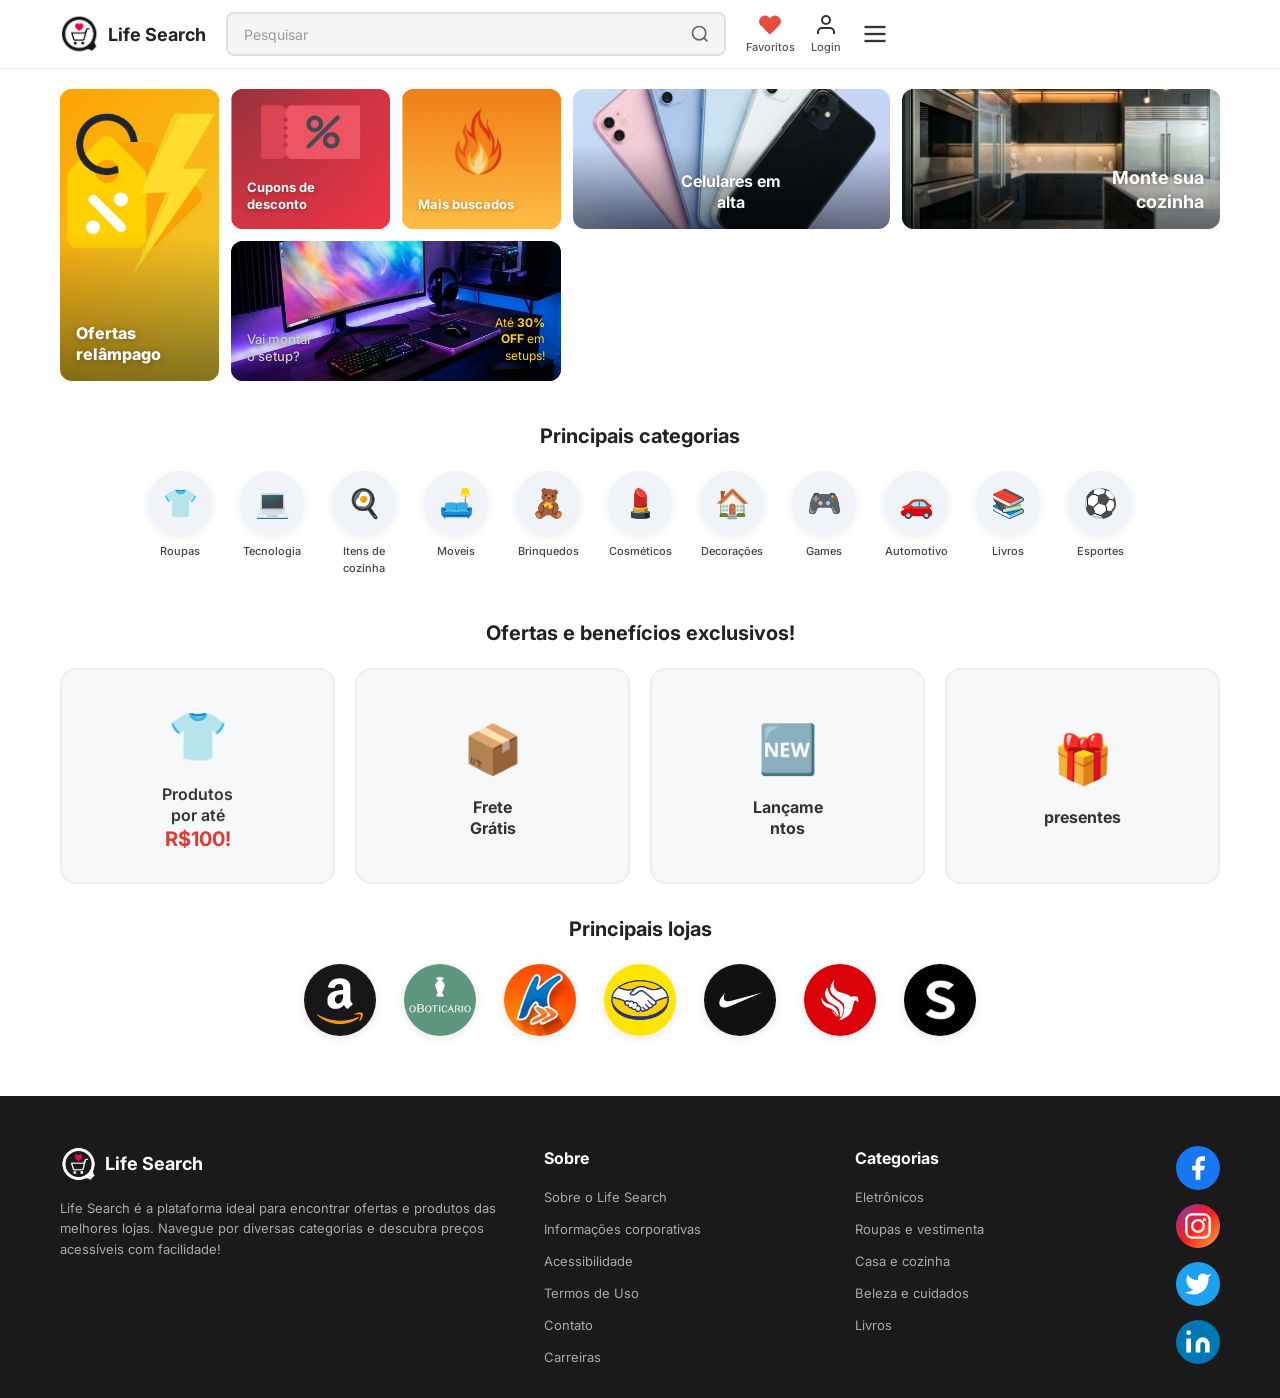
<file: index.html>
<!DOCTYPE html>
<html lang="pt-BR">

<head>
    <meta charset="UTF-8">
    <meta name="viewport" content="width=device-width, initial-scale=1.0">
    <meta name="description"
        content="Life Search - Encontre ofertas e produtos das melhores lojas. Navegue por diversas categorias e descubra preços acessíveis com facilidade!">
    <title>Life Search - Ofertas e Produtos das Melhores Lojas</title>
    <link rel="preconnect" href="https://fonts.googleapis.com">
    <link rel="preconnect" href="https://fonts.gstatic.com" crossorigin>
    <link href="https://fonts.googleapis.com/css2?family=Inter:wght@400;500;600;700;800&display=swap" rel="stylesheet">
    <link rel="stylesheet" href="style.css">
</head>

<body>

    <!-- HEADER -->
    <header class="header" id="header">
        <div class="header-container">
            <a href="index.html" class="logo" id="logo">
                <img src="assets/img/logo_preta.png" alt="Life Search" class="logo-img">
                <span class="logo-text">Life Search</span>
            </a>

            <div class="search-bar" id="search-bar">
                <input type="text" placeholder="Pesquisar" id="search-input">
                <button class="search-btn" id="search-btn">
                    <svg width="20" height="20" viewBox="0 0 24 24" fill="none" stroke="#666" stroke-width="2">
                        <circle cx="11" cy="11" r="8" />
                        <line x1="21" y1="21" x2="16.65" y2="16.65" />
                    </svg>
                </button>
            </div>

            <nav class="header-nav" id="header-nav">
                <a href="favoritos.html" class="nav-item" id="nav-favoritos">
                    <svg width="24" height="24" viewBox="0 0 24 24" fill="#e74c3c" stroke="#e74c3c" stroke-width="1">
                        <path
                            d="M20.84 4.61a5.5 5.5 0 0 0-7.78 0L12 5.67l-1.06-1.06a5.5 5.5 0 0 0-7.78 7.78l1.06 1.06L12 21.23l7.78-7.78 1.06-1.06a5.5 5.5 0 0 0 0-7.78z" />
                    </svg>
                    <span>Favoritos</span>
                </a>
                <a href="login.html" class="nav-item" id="nav-login">
                    <svg width="24" height="24" viewBox="0 0 24 24" fill="none" stroke="#333" stroke-width="2">
                        <path d="M20 21v-2a4 4 0 0 0-4-4H8a4 4 0 0 0-4 4v2" />
                        <circle cx="12" cy="7" r="4" />
                    </svg>
                    <span>Login</span>
                </a>
                <button class="menu-btn" id="menu-btn">
                    <svg width="28" height="28" viewBox="0 0 24 24" fill="none" stroke="#333" stroke-width="2">
                        <line x1="3" y1="6" x2="21" y2="6" />
                        <line x1="3" y1="12" x2="21" y2="12" />
                        <line x1="3" y1="18" x2="21" y2="18" />
                    </svg>
                </button>
            </nav>
        </div>
    </header>

    <!-- MAIN CONTENT -->
    <main class="main-content">

        <!-- HERO BANNER GRID -->
        <section class="hero-grid" id="hero-grid">
            <a href="#" class="hero-card hero-ofertas" id="hero-ofertas">
                <img src="assets/img/ofertas.png" alt="Ofertas relâmpago" loading="lazy">
                <span class="hero-label">Ofertas<br>relâmpago</span>
            </a>
            <a href="#" class="hero-card hero-cupons" id="hero-cupons">
                <img src="assets/img/cupons_desconto.png" alt="Cupons de desconto" loading="lazy">
                <span class="hero-label">Cupons de<br>desconto</span>
            </a>
            <a href="#" class="hero-card hero-buscados" id="hero-buscados">
                <img src="assets/img/mais_buscados.png" alt="Mais buscados" loading="lazy">
                <span class="hero-label">Mais buscados</span>
            </a>
            <a href="#" class="hero-card hero-celulares" id="hero-celulares">
                <img src="assets/img/celulares.png" alt="Celulares em alta" loading="lazy">
                <span class="hero-label">Celulares em<br>alta</span>
            </a>
            <a href="#" class="hero-card hero-cozinha" id="hero-cozinha">
                <img src="assets/img/cozinha.png" alt="Monte sua cozinha" loading="lazy">
                <span class="hero-label">Monte sua<br>cozinha</span>
            </a>
            <a href="#" class="hero-card hero-setup" id="hero-setup">
                <img src="assets/img/setup.png" alt="Setup gamer" loading="lazy">
                <div class="hero-card-content">
                    <div class="setup-info">
                        <span class="setup-title">Vai montar<br>o setup?</span>
                        <span class="setup-discount">Até <strong>30%</strong><br><strong>OFF</strong>
                            em<br>setups!</span>
                    </div>
                </div>
            </a>
        </section>

        <!-- CATEGORIAS -->
        <section class="section-categories" id="section-categories">
            <h2 class="section-title">Principais categorias</h2>
            <div class="categories-scroll">
                <a href="#" class="category-item" id="cat-roupas">
                    <div class="category-icon">👕</div>
                    <span>Roupas</span>
                </a>
                <a href="#" class="category-item" id="cat-tecnologia">
                    <div class="category-icon">💻</div>
                    <span>Tecnologia</span>
                </a>
                <a href="#" class="category-item" id="cat-cozinha">
                    <div class="category-icon">🍳</div>
                    <span>Itens de<br>cozinha</span>
                </a>
                <a href="#" class="category-item" id="cat-moveis">
                    <div class="category-icon">🛋️</div>
                    <span>Moveis</span>
                </a>
                <a href="#" class="category-item" id="cat-brinquedos">
                    <div class="category-icon">🧸</div>
                    <span>Brinquedos</span>
                </a>
                <a href="#" class="category-item" id="cat-cosmeticos">
                    <div class="category-icon">💄</div>
                    <span>Cosméticos</span>
                </a>
                <a href="#" class="category-item" id="cat-decoracoes">
                    <div class="category-icon">🏠</div>
                    <span>Decorações</span>
                </a>
                <a href="#" class="category-item" id="cat-games">
                    <div class="category-icon">🎮</div>
                    <span>Games</span>
                </a>
                <a href="#" class="category-item" id="cat-automotivo">
                    <div class="category-icon">🚗</div>
                    <span>Automotivo</span>
                </a>
                <a href="#" class="category-item" id="cat-livros">
                    <div class="category-icon">📚</div>
                    <span>Livros</span>
                </a>
                <a href="#" class="category-item" id="cat-esportes">
                    <div class="category-icon">⚽</div>
                    <span>Esportes</span>
                </a>
            </div>
        </section>

        <!-- OFERTAS E BENEFÍCIOS -->
        <section class="section-offers" id="section-offers">
            <h2 class="section-title section-title-center">Ofertas e benefícios exclusivos!</h2>
            <div class="offers-grid">
                <a href="#" class="offer-card" id="offer-produtos">
                    <div class="offer-icon">👕</div>
                    <span class="offer-text">Produtos<br>por até<br><strong
                            class="offer-highlight-red">R$100!</strong></span>
                </a>
                <a href="#" class="offer-card" id="offer-frete">
                    <div class="offer-icon">📦</div>
                    <span class="offer-text"><strong>Frete<br>Grátis</strong></span>
                </a>
                <a href="#" class="offer-card" id="offer-lancamentos">
                    <div class="offer-icon">🆕</div>
                    <span class="offer-text"><strong>Lançame<br>ntos</strong></span>
                </a>
                <a href="#" class="offer-card" id="offer-presentes">
                    <div class="offer-icon">🎁</div>
                    <span class="offer-text"><strong>presentes</strong></span>
                </a>
            </div>
        </section>

        <!-- PRINCIPAIS LOJAS -->
        <section class="section-stores" id="section-stores">
            <h2 class="section-title">Principais lojas</h2>
            <div class="stores-grid">
                <a href="#" class="store-item" id="store-amazon">
                    <div class="store-logo">
                        <img src="assets/img/store_amazon.png" alt="Amazon">
                    </div>
                </a>
                <a href="#" class="store-item" id="store-boticario">
                    <div class="store-logo">
                        <img src="assets/img/store_boticario.png" alt="O Boticário">
                    </div>
                </a>
                <a href="#" class="store-item" id="store-kabum">
                    <div class="store-logo">
                        <img src="assets/img/store_kabum.png" alt="KaBuM">
                    </div>
                </a>
                <a href="#" class="store-item" id="store-mercadopago">
                    <div class="store-logo">
                        <img src="assets/img/store_mercado_pago.png" alt="Mercado Pago">
                    </div>
                </a>
                <a href="#" class="store-item" id="store-nike">
                    <div class="store-logo">
                        <img src="assets/img/store_nike.png" alt="Nike">
                    </div>
                </a>
                <a href="#" class="store-item" id="store-pichau">
                    <div class="store-logo">
                        <img src="assets/img/store_pichau.png" alt="Pichau">
                    </div>
                </a>
                <a href="#" class="store-item" id="store-shein">
                    <div class="store-logo">
                        <img src="assets/img/store_shein.png" alt="Shein">
                    </div>
                </a>
            </div>
        </section>
    </main>

    <!-- FOOTER -->
    <footer class="footer" id="footer">
        <div class="footer-container">
            <div class="footer-brand">
                <div class="footer-logo">
                    <img src="assets/img/logo_branca.png" alt="Life Search" class="footer-logo-img">
                    <span class="logo-text">Life Search</span>
                </div>
                <p class="footer-desc">Life Search é a plataforma ideal para encontrar ofertas e produtos das melhores
                    lojas. Navegue por diversas categorias e descubra preços acessíveis com facilidade!</p>
            </div>

            <div class="footer-links">
                <div class="footer-col">
                    <h3>Sobre</h3>
                    <ul>
                        <li><a href="#">Sobre o Life Search</a></li>
                        <li><a href="#">Informações corporativas</a></li>
                        <li><a href="#">Acessibilidade</a></li>
                        <li><a href="#">Termos de Uso</a></li>
                        <li><a href="contato.html">Contato</a></li>
                        <li><a href="#">Carreiras</a></li>
                    </ul>
                </div>
                <div class="footer-col">
                    <h3>Categorias</h3>
                    <ul>
                        <li><a href="pesquisa.html">Eletrônicos</a></li>
                        <li><a href="pesquisa.html">Roupas e vestimenta</a></li>
                        <li><a href="pesquisa.html">Casa e cozinha</a></li>
                        <li><a href="pesquisa.html">Beleza e cuidados</a></li>
                        <li><a href="pesquisa.html">Livros</a></li>
                    </ul>
                </div>
            </div>

            <div class="footer-social">
                <a href="#" class="social-icon" id="social-facebook" aria-label="Facebook">
                    <svg width="28" height="28" viewBox="0 0 24 24" fill="white">
                        <path d="M18 2h-3a5 5 0 0 0-5 5v3H7v4h3v8h4v-8h3l1-4h-4V7a1 1 0 0 1 1-1h3z" />
                    </svg>
                </a>
                <a href="#" class="social-icon" id="social-instagram" aria-label="Instagram">
                    <svg width="28" height="28" viewBox="0 0 24 24" fill="none" stroke="white" stroke-width="2">
                        <rect x="2" y="2" width="20" height="20" rx="5" />
                        <circle cx="12" cy="12" r="5" />
                        <circle cx="17.5" cy="6.5" r="1.5" fill="white" stroke="none" />
                    </svg>
                </a>
                <a href="#" class="social-icon" id="social-twitter" aria-label="Twitter">
                    <svg width="28" height="28" viewBox="0 0 24 24" fill="white">
                        <path
                            d="M23 3a10.9 10.9 0 0 1-3.14 1.53 4.48 4.48 0 0 0-7.86 3v1A10.66 10.66 0 0 1 3 4s-4 9 5 13a11.64 11.64 0 0 1-7 2c9 5 20 0 20-11.5a4.5 4.5 0 0 0-.08-.83A7.72 7.72 0 0 0 23 3z" />
                    </svg>
                </a>
                <a href="#" class="social-icon" id="social-linkedin" aria-label="LinkedIn">
                    <svg width="28" height="28" viewBox="0 0 24 24" fill="white">
                        <path d="M16 8a6 6 0 0 1 6 6v7h-4v-7a2 2 0 0 0-2-2 2 2 0 0 0-2 2v7h-4v-7a6 6 0 0 1 6-6z" />
                        <rect x="2" y="9" width="4" height="12" />
                        <circle cx="4" cy="4" r="2" />
                    </svg>
                </a>
            </div>
        </div>
    </footer>

    <script>
        // Search redirect
        const searchInput = document.getElementById('search-input');
        const searchBtn = document.getElementById('search-btn');
        function doSearch() {
            if (searchInput.value.trim()) {
                window.location.href = 'pesquisa.html';
            }
        }
        searchInput.addEventListener('keydown', function (e) {
            if (e.key === 'Enter') doSearch();
        });
        searchBtn.addEventListener('click', doSearch);
    </script>

</body>

</html>
</file>
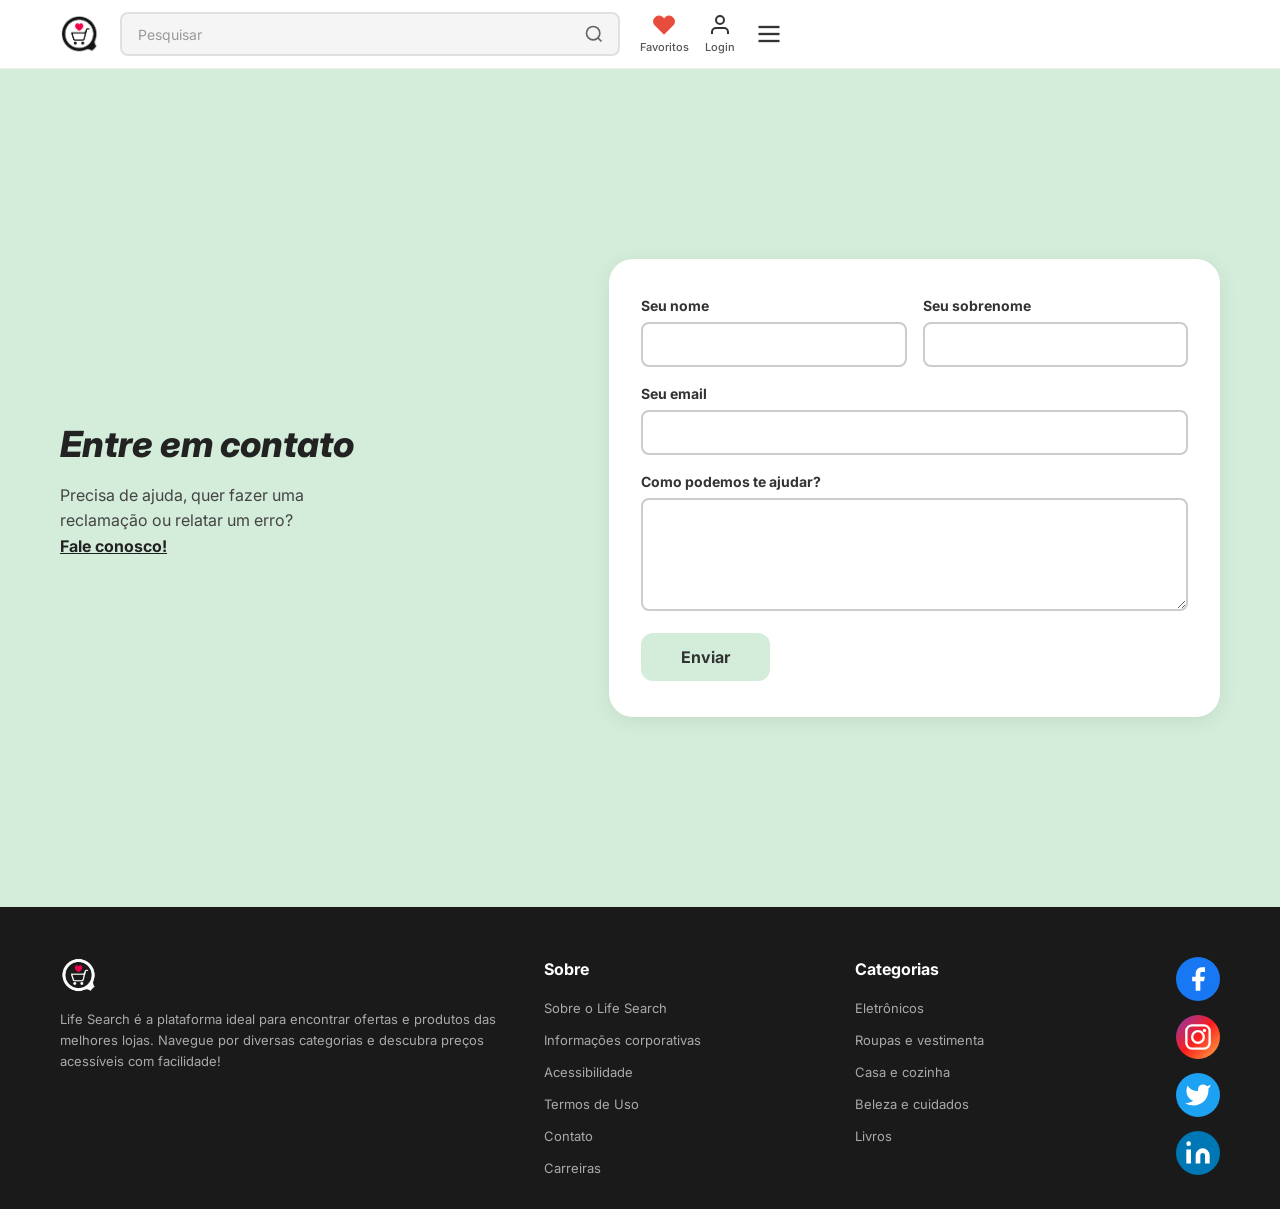
<file: contato.html>
<!DOCTYPE html>
<html lang="pt-BR">

<head>
    <meta charset="UTF-8">
    <meta name="viewport" content="width=device-width, initial-scale=1.0">
    <meta name="description" content="Entre em contato com o Life Search. Envie sua mensagem, sugestão ou reclamação.">
    <title>Contato - Life Search</title>
    <link rel="preconnect" href="https://fonts.googleapis.com">
    <link rel="preconnect" href="https://fonts.gstatic.com" crossorigin>
    <link href="https://fonts.googleapis.com/css2?family=Inter:wght@400;500;600;700;800&display=swap" rel="stylesheet">
    <link rel="stylesheet" href="style.css">
</head>

<body>

    <!-- HEADER -->
    <header class="header" id="header">
        <div class="header-container">
            <a href="index.html" class="logo" id="logo">
                <img src="assets/img/logo_preta.png" alt="Life Search" class="logo-img"
                    onerror="this.style.display='none'; this.nextElementSibling.style.display='flex';">
                <div class="logo-fallback" style="display:none;">
                    <div class="logo-icon"><svg width="32" height="32" viewBox="0 0 32 32" fill="none">
                            <circle cx="16" cy="16" r="15" stroke="#333" stroke-width="2" />
                            <circle cx="13" cy="14" r="7" stroke="#333" stroke-width="2" fill="none" />
                            <line x1="18" y1="19" x2="24" y2="25" stroke="#333" stroke-width="2"
                                stroke-linecap="round" />
                            <circle cx="13" cy="14" r="3" fill="#FFD700" />
                        </svg></div>
                    <span class="logo-text">Life Search</span>
                </div>
            </a>
            <div class="search-bar" id="search-bar">
                <input type="text" placeholder="Pesquisar" id="search-input">
                <button class="search-btn" id="search-btn">
                    <svg width="20" height="20" viewBox="0 0 24 24" fill="none" stroke="#666" stroke-width="2">
                        <circle cx="11" cy="11" r="8" />
                        <line x1="21" y1="21" x2="16.65" y2="16.65" />
                    </svg>
                </button>
            </div>
            <nav class="header-nav" id="header-nav">
                <a href="favoritos.html" class="nav-item" id="nav-favoritos">
                    <svg width="24" height="24" viewBox="0 0 24 24" fill="#e74c3c" stroke="#e74c3c" stroke-width="1">
                        <path
                            d="M20.84 4.61a5.5 5.5 0 0 0-7.78 0L12 5.67l-1.06-1.06a5.5 5.5 0 0 0-7.78 7.78l1.06 1.06L12 21.23l7.78-7.78 1.06-1.06a5.5 5.5 0 0 0 0-7.78z" />
                    </svg>
                    <span>Favoritos</span>
                </a>
                <a href="login.html" class="nav-item" id="nav-login">
                    <svg width="24" height="24" viewBox="0 0 24 24" fill="none" stroke="#333" stroke-width="2">
                        <path d="M20 21v-2a4 4 0 0 0-4-4H8a4 4 0 0 0-4 4v2" />
                        <circle cx="12" cy="7" r="4" />
                    </svg>
                    <span>Login</span>
                </a>
                <button class="menu-btn" id="menu-btn">
                    <svg width="28" height="28" viewBox="0 0 24 24" fill="none" stroke="#333" stroke-width="2">
                        <line x1="3" y1="6" x2="21" y2="6" />
                        <line x1="3" y1="12" x2="21" y2="12" />
                        <line x1="3" y1="18" x2="21" y2="18" />
                    </svg>
                </button>
            </nav>
        </div>
    </header>

    <!-- CONTACT SECTION -->
    <section class="contact-section" id="contact-section">
        <div class="contact-container">
            <div class="contact-text">
                <h1>Entre em contato</h1>
                <p>Precisa de ajuda, quer fazer uma<br>reclamação ou relatar um erro?<br><a href="#"
                        class="contact-cta">Fale conosco!</a></p>
            </div>
            <div class="contact-form-card">
                <form id="contact-form">
                    <div class="form-row">
                        <div class="form-group">
                            <label for="contact-nome"><strong>Seu nome</strong></label>
                            <input type="text" id="contact-nome" required>
                        </div>
                        <div class="form-group">
                            <label for="contact-sobrenome"><strong>Seu sobrenome</strong></label>
                            <input type="text" id="contact-sobrenome" required>
                        </div>
                    </div>
                    <div class="form-group">
                        <label for="contact-email"><strong>Seu email</strong></label>
                        <input type="email" id="contact-email" required>
                    </div>
                    <div class="form-group">
                        <label for="contact-mensagem"><strong>Como podemos te ajudar?</strong></label>
                        <textarea id="contact-mensagem" rows="5" required></textarea>
                    </div>
                    <button type="submit" class="btn-enviar" id="btn-enviar">Enviar</button>
                </form>
            </div>
        </div>
    </section>

    <!-- FOOTER -->
    <footer class="footer" id="footer">
        <div class="footer-container">
            <div class="footer-brand">
                <div class="footer-logo">
                    <img src="assets/img/logo_branca.png" alt="Life Search" class="footer-logo-img"
                        onerror="this.style.display='none'; this.nextElementSibling.style.display='flex';">
                    <div class="logo-fallback" style="display:none;">
                        <div class="logo-icon footer-logo-icon"><svg width="32" height="32" viewBox="0 0 32 32"
                                fill="none">
                                <circle cx="16" cy="16" r="15" stroke="#333" stroke-width="2" />
                                <circle cx="13" cy="14" r="7" stroke="#333" stroke-width="2" fill="none" />
                                <line x1="18" y1="19" x2="24" y2="25" stroke="#333" stroke-width="2"
                                    stroke-linecap="round" />
                                <circle cx="13" cy="14" r="3" fill="#FFD700" />
                            </svg></div><span class="logo-text">Life Search</span>
                    </div>
                </div>
                <p class="footer-desc">Life Search é a plataforma ideal para encontrar ofertas e produtos das melhores
                    lojas. Navegue por diversas categorias e descubra preços acessíveis com facilidade!</p>
            </div>
            <div class="footer-links">
                <div class="footer-col">
                    <h3>Sobre</h3>
                    <ul>
                        <li><a href="#">Sobre o Life Search</a></li>
                        <li><a href="#">Informações corporativas</a></li>
                        <li><a href="#">Acessibilidade</a></li>
                        <li><a href="#">Termos de Uso</a></li>
                        <li><a href="contato.html">Contato</a></li>
                        <li><a href="#">Carreiras</a></li>
                    </ul>
                </div>
                <div class="footer-col">
                    <h3>Categorias</h3>
                    <ul>
                        <li><a href="pesquisa.html">Eletrônicos</a></li>
                        <li><a href="pesquisa.html">Roupas e vestimenta</a></li>
                        <li><a href="pesquisa.html">Casa e cozinha</a></li>
                        <li><a href="pesquisa.html">Beleza e cuidados</a></li>
                        <li><a href="pesquisa.html">Livros</a></li>
                    </ul>
                </div>
            </div>
            <div class="footer-social">
                <a href="#" class="social-icon" id="social-facebook" aria-label="Facebook"><svg width="28" height="28"
                        viewBox="0 0 24 24" fill="white">
                        <path d="M18 2h-3a5 5 0 0 0-5 5v3H7v4h3v8h4v-8h3l1-4h-4V7a1 1 0 0 1 1-1h3z" />
                    </svg></a>
                <a href="#" class="social-icon" id="social-instagram" aria-label="Instagram"><svg width="28" height="28"
                        viewBox="0 0 24 24" fill="none" stroke="white" stroke-width="2">
                        <rect x="2" y="2" width="20" height="20" rx="5" />
                        <circle cx="12" cy="12" r="5" />
                        <circle cx="17.5" cy="6.5" r="1.5" fill="white" stroke="none" />
                    </svg></a>
                <a href="#" class="social-icon" id="social-twitter" aria-label="Twitter"><svg width="28" height="28"
                        viewBox="0 0 24 24" fill="white">
                        <path
                            d="M23 3a10.9 10.9 0 0 1-3.14 1.53 4.48 4.48 0 0 0-7.86 3v1A10.66 10.66 0 0 1 3 4s-4 9 5 13a11.64 11.64 0 0 1-7 2c9 5 20 0 20-11.5a4.5 4.5 0 0 0-.08-.83A7.72 7.72 0 0 0 23 3z" />
                    </svg></a>
                <a href="#" class="social-icon" id="social-linkedin" aria-label="LinkedIn"><svg width="28" height="28"
                        viewBox="0 0 24 24" fill="white">
                        <path d="M16 8a6 6 0 0 1 6 6v7h-4v-7a2 2 0 0 0-2-2 2 2 0 0 0-2 2v7h-4v-7a6 6 0 0 1 6-6z" />
                        <rect x="2" y="9" width="4" height="12" />
                        <circle cx="4" cy="4" r="2" />
                    </svg></a>
            </div>
        </div>
    </footer>
</body>

</html>
</file>
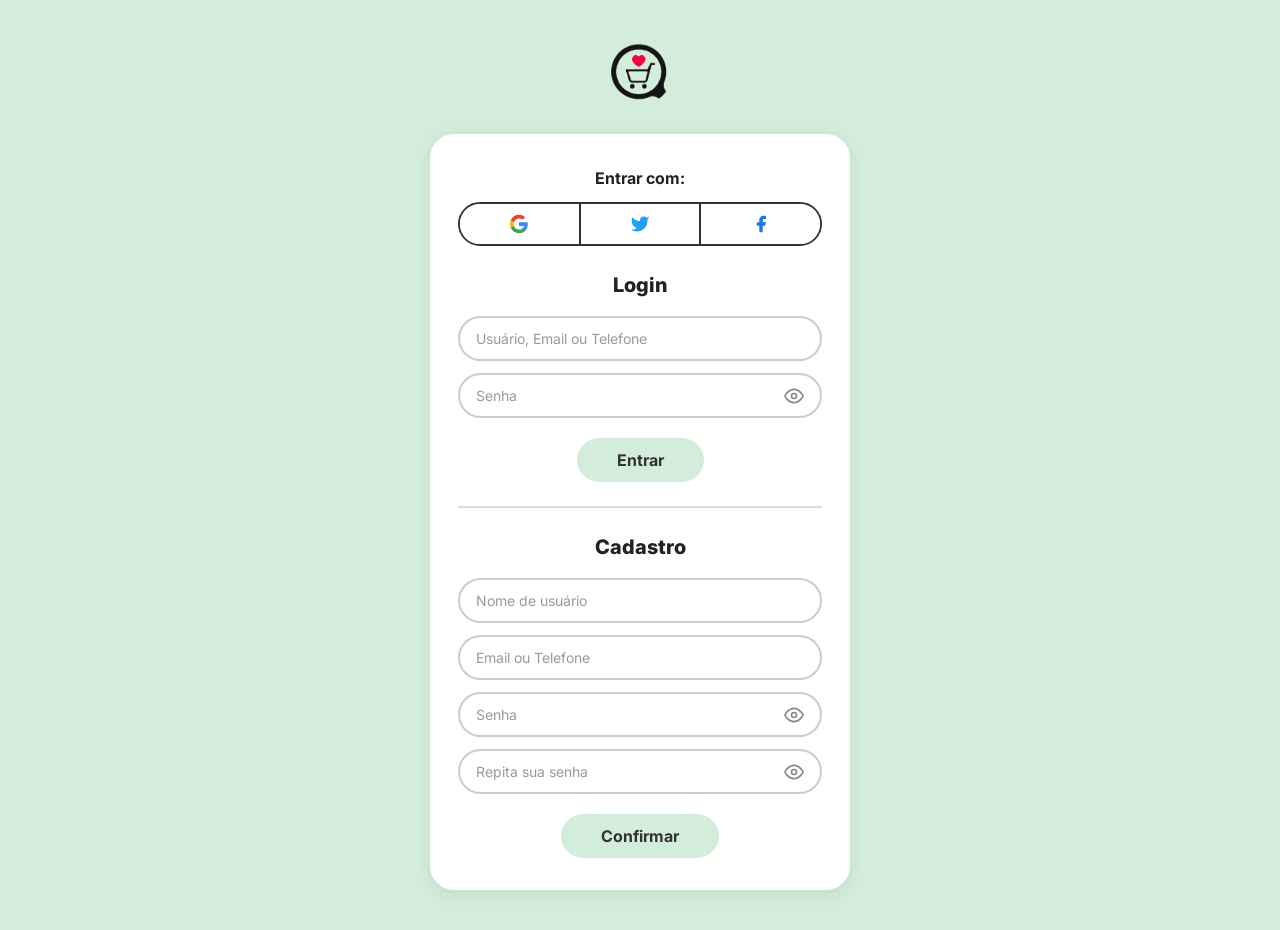
<file: login.html>
<!DOCTYPE html>
<html lang="pt-BR">

<head>
    <meta charset="UTF-8">
    <meta name="viewport" content="width=device-width, initial-scale=1.0">
    <meta name="description"
        content="Login ou cadastre-se no Life Search para salvar seus favoritos e encontrar as melhores ofertas.">
    <title>Login - Life Search</title>
    <link rel="preconnect" href="https://fonts.googleapis.com">
    <link rel="preconnect" href="https://fonts.gstatic.com" crossorigin>
    <link href="https://fonts.googleapis.com/css2?family=Inter:wght@400;500;600;700;800&display=swap" rel="stylesheet">
    <link rel="stylesheet" href="style.css">
</head>

<body class="login-page">

    <!-- LOGIN CONTENT -->
    <div class="login-wrapper">
        <div class="login-logo">
            <img src="assets/img/logo_preta.png" alt="Life Search" class="login-logo-img"
                onerror="this.style.display='none'; this.nextElementSibling.style.display='flex';">
            <a href="index.html" class="logo" style="display:none;">
                <div class="logo-icon">
                    <svg width="48" height="48" viewBox="0 0 32 32" fill="none">
                        <circle cx="16" cy="16" r="15" stroke="#333" stroke-width="2" />
                        <circle cx="13" cy="14" r="7" stroke="#333" stroke-width="2" fill="none" />
                        <line x1="18" y1="19" x2="24" y2="25" stroke="#333" stroke-width="2" stroke-linecap="round" />
                        <circle cx="13" cy="14" r="3" fill="#FFD700" />
                    </svg>
                </div>
                <span class="logo-text" style="font-size:24px;">Life Search</span>
            </a>
        </div>

        <div class="login-card">
            <!-- Social Login -->
            <div class="social-login">
                <h2>Entrar com:</h2>
                <div class="social-login-buttons">
                    <button class="social-btn social-google" id="btn-google">
                        <svg width="20" height="20" viewBox="0 0 24 24">
                            <path
                                d="M22.56 12.25c0-.78-.07-1.53-.2-2.25H12v4.26h5.92a5.06 5.06 0 0 1-2.2 3.32v2.77h3.57c2.08-1.92 3.28-4.74 3.28-8.1z"
                                fill="#4285F4" />
                            <path
                                d="M12 23c2.97 0 5.46-.98 7.28-2.66l-3.57-2.77c-.98.66-2.23 1.06-3.71 1.06-2.86 0-5.29-1.93-6.16-4.53H2.18v2.84C3.99 20.53 7.7 23 12 23z"
                                fill="#34A853" />
                            <path
                                d="M5.84 14.09c-.22-.66-.35-1.36-.35-2.09s.13-1.43.35-2.09V7.07H2.18C1.43 8.55 1 10.22 1 12s.43 3.45 1.18 4.93l2.85-2.22.81-.62z"
                                fill="#FBBC05" />
                            <path
                                d="M12 5.38c1.62 0 3.06.56 4.21 1.64l3.15-3.15C17.45 2.09 14.97 1 12 1 7.7 1 3.99 3.47 2.18 7.07l3.66 2.84c.87-2.6 3.3-4.53 6.16-4.53z"
                                fill="#EA4335" />
                        </svg>
                    </button>
                    <button class="social-btn social-twitter-btn" id="btn-twitter-login">
                        <svg width="20" height="20" viewBox="0 0 24 24" fill="#1DA1F2">
                            <path
                                d="M23 3a10.9 10.9 0 0 1-3.14 1.53 4.48 4.48 0 0 0-7.86 3v1A10.66 10.66 0 0 1 3 4s-4 9 5 13a11.64 11.64 0 0 1-7 2c9 5 20 0 20-11.5a4.5 4.5 0 0 0-.08-.83A7.72 7.72 0 0 0 23 3z" />
                        </svg>
                    </button>
                    <button class="social-btn social-facebook-btn" id="btn-facebook-login">
                        <svg width="20" height="20" viewBox="0 0 24 24" fill="#1877F2">
                            <path d="M18 2h-3a5 5 0 0 0-5 5v3H7v4h3v8h4v-8h3l1-4h-4V7a1 1 0 0 1 1-1h3z" />
                        </svg>
                    </button>
                </div>
            </div>

            <!-- Login Form -->
            <div class="login-section">
                <h2>Login</h2>
                <form id="login-form">
                    <div class="input-group">
                        <input type="text" id="login-email" placeholder="Usuário, Email ou Telefone" required>
                    </div>
                    <div class="input-group password-group">
                        <input type="password" id="login-password" placeholder="Senha" required>
                        <button type="button" class="toggle-password" onclick="togglePassword('login-password', this)">
                            <svg width="20" height="20" viewBox="0 0 24 24" fill="none" stroke="#888" stroke-width="2">
                                <path d="M1 12s4-8 11-8 11 8 11 8-4 8-11 8-11-8-11-8z" />
                                <circle cx="12" cy="12" r="3" />
                            </svg>
                        </button>
                    </div>
                    <button type="submit" class="btn-primary" id="btn-entrar">Entrar</button>
                </form>
            </div>

            <hr class="divider">

            <!-- Register Form -->
            <div class="register-section">
                <h2>Cadastro</h2>
                <form id="register-form">
                    <div class="input-group">
                        <input type="text" id="reg-username" placeholder="Nome de usuário" required>
                    </div>
                    <div class="input-group">
                        <input type="text" id="reg-email" placeholder="Email ou Telefone" required>
                    </div>
                    <div class="input-group password-group">
                        <input type="password" id="reg-password" placeholder="Senha" required>
                        <button type="button" class="toggle-password" onclick="togglePassword('reg-password', this)">
                            <svg width="20" height="20" viewBox="0 0 24 24" fill="none" stroke="#888" stroke-width="2">
                                <path d="M1 12s4-8 11-8 11 8 11 8-4 8-11 8-11-8-11-8z" />
                                <circle cx="12" cy="12" r="3" />
                            </svg>
                        </button>
                    </div>
                    <div class="input-group password-group">
                        <input type="password" id="reg-password-confirm" placeholder="Repita sua senha" required>
                        <button type="button" class="toggle-password"
                            onclick="togglePassword('reg-password-confirm', this)">
                            <svg width="20" height="20" viewBox="0 0 24 24" fill="none" stroke="#888" stroke-width="2">
                                <path d="M1 12s4-8 11-8 11 8 11 8-4 8-11 8-11-8-11-8z" />
                                <circle cx="12" cy="12" r="3" />
                            </svg>
                        </button>
                    </div>
                    <button type="submit" class="btn-primary" id="btn-confirmar">Confirmar</button>
                </form>
            </div>
        </div>
    </div>

    <script>
        function togglePassword(inputId, btn) {
            const input = document.getElementById(inputId);
            if (input.type === 'password') {
                input.type = 'text';
                btn.querySelector('svg').setAttribute('stroke', '#333');
            } else {
                input.type = 'password';
                btn.querySelector('svg').setAttribute('stroke', '#888');
            }
        }
    </script>
</body>

</html>
</file>
<file: style.css>
/* ========================================
   Life Search - Stylesheet
   ======================================== */

/* RESET & BASE */
*,
*::before,
*::after {
    margin: 0;
    padding: 0;
    box-sizing: border-box;
}

html {
    scroll-behavior: smooth;
}

body {
    font-family: 'Inter', -apple-system, BlinkMacSystemFont, 'Segoe UI', sans-serif;
    color: #222;
    background: #fff;
    line-height: 1.5;
    -webkit-font-smoothing: antialiased;
}

a {
    text-decoration: none;
    color: inherit;
}

ul {
    list-style: none;
}

img {
    max-width: 100%;
    height: auto;
    display: block;
}

/* ========================================
   HEADER
   ======================================== */
.header {
    background: #fff;
    border-bottom: 1px solid #eee;
    position: sticky;
    top: 0;
    z-index: 100;
    padding: 12px 0;
}

.header-container {
    max-width: 1200px;
    margin: 0 auto;
    padding: 0 20px;
    display: flex;
    align-items: center;
    gap: 20px;
}

/* Logo */
.logo {
    display: flex;
    align-items: center;
    gap: 8px;
    flex-shrink: 0;
}

.logo-icon {
    width: 40px;
    height: 40px;
    display: flex;
    align-items: center;
    justify-content: center;
}

.logo-text {
    font-size: 18px;
    font-weight: 700;
    color: #222;
    white-space: nowrap;
}

/* Search Bar */
.search-bar {
    flex: 1;
    max-width: 500px;
    display: flex;
    align-items: center;
    background: #f5f5f5;
    border: 2px solid #e0e0e0;
    border-radius: 8px;
    overflow: hidden;
    transition: border-color 0.2s;
}

.search-bar:focus-within {
    border-color: #FFD700;
}

.search-bar input {
    flex: 1;
    padding: 10px 16px;
    border: none;
    background: transparent;
    font-size: 14px;
    font-family: inherit;
    outline: none;
    color: #333;
}

.search-bar input::placeholder {
    color: #999;
}

.search-btn {
    display: flex;
    align-items: center;
    justify-content: center;
    padding: 10px 14px;
    background: transparent;
    border: none;
    cursor: pointer;
    transition: background 0.2s;
}

.search-btn:hover {
    background: #e8e8e8;
}

/* Header Navigation */
.header-nav {
    display: flex;
    align-items: center;
    gap: 16px;
    flex-shrink: 0;
}

.nav-item {
    display: flex;
    flex-direction: column;
    align-items: center;
    gap: 2px;
    font-size: 11px;
    font-weight: 500;
    color: #555;
    transition: color 0.2s;
}

.nav-item:hover {
    color: #222;
}

.menu-btn {
    background: none;
    border: none;
    cursor: pointer;
    display: flex;
    align-items: center;
    justify-content: center;
    padding: 4px;
    border-radius: 4px;
    transition: background 0.2s;
}

.menu-btn:hover {
    background: #f0f0f0;
}

/* ========================================
   HERO GRID
   ======================================== */
.main-content {
    max-width: 1200px;
    margin: 0 auto;
    padding: 20px;
}

.hero-grid {
    display: grid;
    grid-template-columns: 1fr 1fr 1fr 2fr 2fr;
    grid-template-rows: 140px 140px;
    gap: 12px;
    margin-bottom: 40px;
}

.hero-card {
    border-radius: 12px;
    overflow: hidden;
    position: relative;
    display: flex;
    align-items: flex-end;
    padding: 16px;
    transition: transform 0.25s ease, box-shadow 0.25s ease;
    cursor: pointer;
}

.hero-card:hover {
    transform: translateY(-3px);
    box-shadow: 0 8px 24px rgba(0, 0, 0, 0.15);
}

.hero-card img {
    position: absolute;
    top: 0;
    left: 0;
    width: 100%;
    height: 100%;
    object-fit: cover;
}

.hero-card-content {
    position: relative;
    z-index: 1;
    display: flex;
    flex-direction: column;
    justify-content: flex-end;
    width: 100%;
    height: 100%;
}

.hero-label {
    font-size: 15px;
    font-weight: 700;
    color: #fff;
    position: relative;
    z-index: 2;
    text-shadow: 0 1px 4px rgba(0, 0, 0, 0.3);
    line-height: 1.3;
}

/* Flash Deals - Ofertas Relâmpago */
.hero-ofertas {
    grid-column: 1;
    grid-row: 1 / 3;
    background: linear-gradient(135deg, #FFD700 0%, #FFC107 40%, #9b59b6 100%);
}

.hero-ofertas::after {
    content: '';
    position: absolute;
    bottom: 0;
    left: 0;
    right: 0;
    height: 50%;
    background: linear-gradient(to top, rgba(0, 0, 0, 0.45), transparent);
    border-radius: 0 0 12px 12px;
    z-index: 1;
}

.hero-ofertas .hero-label {
    color: #fff;
    text-shadow: 0 1px 6px rgba(0, 0, 0, 0.3);
    font-size: 16px;
    font-weight: 800;
    z-index: 2;
}

/* Cupons */
.hero-cupons {
    grid-column: 2;
    grid-row: 1;
    background: linear-gradient(135deg, #ec407a, #e91e63);
}

.hero-cupons .hero-label {
    font-size: 13px;
}

/* Mais Buscados */
.hero-buscados {
    grid-column: 3;
    grid-row: 1;
    background: linear-gradient(135deg, #e65100, #ff6d00);
}

.hero-buscados .hero-label {
    font-size: 13px;
}

/* Celulares */
.hero-celulares {
    grid-column: 4;
    grid-row: 1;
    background: linear-gradient(135deg, #e8eaf6, #c5cae9);
}

.hero-celulares::after {
    content: '';
    position: absolute;
    bottom: 0;
    left: 0;
    right: 0;
    height: 60%;
    background: linear-gradient(to top, rgba(0, 0, 0, 0.5), transparent);
    border-radius: 0 0 12px 12px;
    z-index: 1;
}

.hero-celulares .hero-label {
    color: #fff;
    text-align: center;
    width: 100%;
    font-size: 16px;
    z-index: 2;
}

/* Cozinha */
.hero-cozinha {
    grid-column: 5;
    grid-row: 1;
    background: linear-gradient(135deg, #4a4a4a 0%, #6d6d6d 50%, #8d8d8d 100%);
}

.hero-cozinha::after {
    content: '';
    position: absolute;
    bottom: 0;
    left: 0;
    right: 0;
    height: 60%;
    background: linear-gradient(to top, rgba(0, 0, 0, 0.5), transparent);
    border-radius: 0 0 12px 12px;
    z-index: 1;
}

.hero-cozinha .hero-label {
    font-size: 18px;
    text-align: right;
    width: 100%;
    z-index: 2;
}

/* Setup */
.hero-setup {
    grid-column: 2 / 4;
    grid-row: 2;
    background: linear-gradient(135deg, #1a1a2e, #16213e, #0f3460);
}

.hero-setup .hero-card-content {
    z-index: 2;
}

.hero-setup .setup-info {
    display: flex;
    justify-content: space-between;
    align-items: flex-end;
    width: 100%;
}

.setup-title {
    font-size: 13px;
    color: #ccc;
    font-weight: 500;
    line-height: 1.3;
    text-shadow: 0 1px 4px rgba(0, 0, 0, 0.5);
}

.setup-discount {
    font-size: 12px;
    color: #FFD700;
    text-align: right;
    line-height: 1.4;
    text-shadow: 0 1px 4px rgba(0, 0, 0, 0.5);
}

/* Hidden cards at row 2, col 4–5 */
.hero-grid> :nth-child(n+7) {
    display: none;
}

/* ========================================
   CATEGORIES
   ======================================== */
.section-title {
    font-size: 20px;
    font-weight: 700;
    color: #222;
    margin-bottom: 20px;
    text-align: center;
}

.section-title-center {
    text-align: center;
}

.categories-scroll {
    display: flex;
    gap: 12px;
    overflow-x: auto;
    padding-bottom: 12px;
    scrollbar-width: thin;
    justify-content: center;
}

.categories-scroll::-webkit-scrollbar {
    height: 6px;
}

.categories-scroll::-webkit-scrollbar-thumb {
    background: #ccc;
    border-radius: 3px;
}

.category-item {
    display: flex;
    flex-direction: column;
    align-items: center;
    gap: 8px;
    min-width: 80px;
    text-align: center;
    font-size: 11px;
    font-weight: 500;
    color: #444;
    transition: transform 0.2s;
}

.category-item:hover {
    transform: translateY(-3px);
}

.category-icon {
    width: 64px;
    height: 64px;
    border-radius: 50%;
    background: #f0f4f8;
    display: flex;
    align-items: center;
    justify-content: center;
    font-size: 28px;
    box-shadow: 0 2px 8px rgba(0, 0, 0, 0.08);
    transition: box-shadow 0.2s, background 0.2s;
}

.category-item:hover .category-icon {
    box-shadow: 0 4px 12px rgba(0, 0, 0, 0.15);
    background: #e8ecf1;
}

.section-categories {
    margin-bottom: 30px;
}

/* ========================================
   OFFERS & BENEFITS
   ======================================== */
.section-offers {
    margin-bottom: 30px;
}

.offers-grid {
    display: grid;
    grid-template-columns: repeat(4, 1fr);
    gap: 20px;
}

.offer-card {
    display: flex;
    flex-direction: column;
    align-items: center;
    justify-content: center;
    padding: 30px 20px;
    border-radius: 16px;
    background: #f7f8fa;
    border: 2px solid #eee;
    text-align: center;
    gap: 12px;
    transition: transform 0.25s, box-shadow 0.25s, border-color 0.25s;
    min-height: 180px;
}

.offer-card:hover {
    transform: translateY(-5px);
    box-shadow: 0 8px 24px rgba(0, 0, 0, 0.1);
    border-color: #FFD700;
}

.offer-icon {
    font-size: 48px;
}

.offer-text {
    font-size: 16px;
    font-weight: 600;
    color: #333;
    line-height: 1.3;
}

.offer-highlight-red {
    color: #e53935;
    font-size: 20px;
}

/* ========================================
   STORES
   ======================================== */
.section-stores {
    margin-bottom: 40px;
}

.stores-grid {
    display: flex;
    gap: 28px;
    flex-wrap: wrap;
    align-items: center;
    justify-content: center;
}

.store-item {
    transition: transform 0.2s;
}

.store-item:hover {
    transform: scale(1.08);
}

.store-logo {
    width: 72px;
    height: 72px;
    border-radius: 50%;
    display: flex;
    align-items: center;
    justify-content: center;
    box-shadow: 0 2px 10px rgba(0, 0, 0, 0.1);
    background: #fff;
    overflow: hidden;
}

.store-logo img {
    width: 100%;
    height: 100%;
    object-fit: cover;
}

/* ========================================
   FOOTER
   ======================================== */
.footer {
    background: #1a1a1a;
    padding: 50px 0 30px;
    border-top: none;
}

.footer-container {
    max-width: 1200px;
    margin: 0 auto;
    padding: 0 20px;
    display: grid;
    grid-template-columns: 1.5fr 2fr auto;
    gap: 40px;
    align-items: start;
}

.footer-brand {
    display: flex;
    flex-direction: column;
    gap: 16px;
}

.footer-logo {
    display: flex;
    align-items: center;
    gap: 8px;
}

.footer-logo-icon {
    width: 36px;
    height: 36px;
}

.footer-desc {
    font-size: 13px;
    color: #aaa;
    line-height: 1.6;
}

.footer-links {
    display: grid;
    grid-template-columns: 1fr 1fr;
    gap: 30px;
}

.footer-col h3 {
    font-size: 16px;
    font-weight: 700;
    color: #fff;
    margin-bottom: 14px;
}

.footer-col ul {
    display: flex;
    flex-direction: column;
    gap: 8px;
}

.footer-col a {
    font-size: 13px;
    color: #aaa;
    transition: color 0.2s;
}

.footer-col a:hover {
    color: #fff;
}

.footer .logo-text {
    color: #fff;
}

.footer-social {
    display: flex;
    flex-direction: column;
    gap: 14px;
    align-items: center;
}

.social-icon {
    width: 44px;
    height: 44px;
    border-radius: 50%;
    display: flex;
    align-items: center;
    justify-content: center;
    transition: transform 0.2s, opacity 0.2s;
}

.social-icon:hover {
    transform: scale(1.1);
    opacity: 0.85;
}

/* Social colors */
#social-facebook {
    background: #1877f2;
}

#social-instagram {
    background: linear-gradient(135deg, #833ab4, #fd1d1d, #fcb045);
}

#social-twitter {
    background: #1da1f2;
}

#social-linkedin {
    background: #0077b5;
}

/* ========================================
   RESPONSIVE
   ======================================== */
@media (max-width: 900px) {
    .hero-grid {
        grid-template-columns: 1fr 1fr;
        grid-template-rows: repeat(4, 140px);
    }

    .hero-ofertas {
        grid-column: 1;
        grid-row: 1 / 3;
    }

    .hero-cupons {
        grid-column: 2;
        grid-row: 1;
    }

    .hero-buscados {
        grid-column: 2;
        grid-row: 2;
    }

    .hero-celulares {
        grid-column: 1;
        grid-row: 3;
    }

    .hero-cozinha {
        grid-column: 2;
        grid-row: 3;
    }

    .hero-setup {
        grid-column: 1 / 3;
        grid-row: 4;
    }

    .offers-grid {
        grid-template-columns: repeat(2, 1fr);
    }

    .footer-container {
        grid-template-columns: 1fr;
    }

    .footer-social {
        flex-direction: row;
        justify-content: center;
    }
}

@media (max-width: 600px) {
    .header-container {
        flex-wrap: wrap;
        gap: 10px;
    }

    .search-bar {
        order: 3;
        max-width: 100%;
        width: 100%;
    }

    .hero-grid {
        grid-template-columns: 1fr;
        grid-template-rows: auto;
    }

    .hero-ofertas {
        grid-column: 1;
        grid-row: auto;
        min-height: 200px;
    }

    .hero-cupons,
    .hero-buscados,
    .hero-celulares,
    .hero-cozinha,
    .hero-setup {
        grid-column: 1;
        grid-row: auto;
        min-height: 140px;
    }

    .offers-grid {
        grid-template-columns: repeat(2, 1fr);
        gap: 12px;
    }

    .offer-card {
        min-height: 140px;
        padding: 20px 12px;
    }

    .stores-grid {
        justify-content: center;
    }

    .footer-links {
        grid-template-columns: 1fr;
    }
}

/* ========================================
   LOGO IMAGE SUPPORT
   ======================================== */
.logo-img {
    height: 40px;
    width: auto;
}

.footer-logo-img {
    height: 36px;
    width: auto;
}

.logo-fallback {
    display: flex;
    align-items: center;
    gap: 8px;
}

/* ========================================
   LOGIN PAGE
   ======================================== */
.login-page {
    background: #d4edda;
    min-height: 100vh;
    display: flex;
    align-items: center;
    justify-content: center;
    padding: 40px 20px;
}

.login-wrapper {
    width: 100%;
    max-width: 420px;
    display: flex;
    flex-direction: column;
    align-items: center;
    gap: 30px;
}

.login-logo {
    display: flex;
    flex-direction: column;
    align-items: center;
}

.login-logo-img {
    height: 64px;
    width: auto;
}

.login-card {
    background: #fff;
    border-radius: 24px;
    padding: 32px 28px;
    width: 100%;
    box-shadow: 0 4px 20px rgba(0, 0, 0, 0.08);
}

.social-login {
    text-align: center;
    margin-bottom: 24px;
}

.social-login h2 {
    font-size: 16px;
    font-weight: 700;
    margin-bottom: 12px;
}

.social-login-buttons {
    display: flex;
    border: 2px solid #333;
    border-radius: 30px;
    overflow: hidden;
}

.social-btn {
    flex: 1;
    display: flex;
    align-items: center;
    justify-content: center;
    padding: 10px;
    background: #fff;
    border: none;
    cursor: pointer;
    transition: background 0.2s;
}

.social-btn:not(:last-child) {
    border-right: 2px solid #333;
}

.social-btn:hover {
    background: #f0f0f0;
}

.login-section,
.register-section {
    text-align: center;
}

.login-section h2,
.register-section h2 {
    font-size: 20px;
    font-weight: 800;
    margin-bottom: 16px;
}

.input-group {
    margin-bottom: 12px;
}

.input-group input {
    width: 100%;
    padding: 12px 16px;
    border: 2px solid #ccc;
    border-radius: 24px;
    font-size: 14px;
    font-family: inherit;
    outline: none;
    transition: border-color 0.2s;
    background: #fff;
}

.input-group input:focus {
    border-color: #333;
}

.input-group input::placeholder {
    color: #999;
}

.password-group {
    position: relative;
}

.password-group input {
    padding-right: 48px;
}

.toggle-password {
    position: absolute;
    right: 14px;
    top: 50%;
    transform: translateY(-50%);
    background: none;
    border: none;
    cursor: pointer;
    padding: 4px;
    display: flex;
    align-items: center;
}

.btn-primary {
    display: inline-block;
    padding: 12px 40px;
    background: #d4edda;
    color: #333;
    border: none;
    border-radius: 24px;
    font-size: 16px;
    font-weight: 700;
    font-family: inherit;
    cursor: pointer;
    margin-top: 8px;
    transition: background 0.2s, transform 0.2s;
}

.btn-primary:hover {
    background: #b7dfbf;
    transform: translateY(-2px);
}

.divider {
    border: none;
    border-top: 2px solid #ddd;
    margin: 24px 0;
}

/* ========================================
   FAVORITOS PAGE
   ======================================== */
.favoritos-header {
    display: flex;
    justify-content: space-between;
    align-items: baseline;
    margin-bottom: 8px;
    margin-top: 20px;
}

.favoritos-header h1 {
    font-size: 28px;
    font-weight: 800;
}

.favoritos-count {
    font-size: 16px;
    color: #555;
}

.favoritos-count strong {
    color: #4caf50;
    font-size: 20px;
}

.section-divider {
    border: none;
    border-top: 2px solid #222;
    margin-bottom: 30px;
}

.favoritos-grid {
    display: grid;
    grid-template-columns: repeat(4, 1fr);
    gap: 20px;
    margin-bottom: 60px;
}

.product-card {
    border: 2px solid #eee;
    border-radius: 16px;
    padding: 16px;
    position: relative;
    transition: box-shadow 0.2s, transform 0.2s;
    background: #fff;
}

.product-card:hover {
    box-shadow: 0 6px 20px rgba(0, 0, 0, 0.1);
    transform: translateY(-3px);
}

.remove-fav {
    position: absolute;
    top: 8px;
    right: 8px;
    width: 24px;
    height: 24px;
    border-radius: 50%;
    background: none;
    border: none;
    font-size: 18px;
    color: #e53935;
    cursor: pointer;
    display: flex;
    align-items: center;
    justify-content: center;
    transition: background 0.2s;
}

.remove-fav:hover {
    background: #fce4ec;
}

.product-img {
    width: 100%;
    height: 150px;
    display: flex;
    align-items: center;
    justify-content: center;
    margin-bottom: 12px;
}

.product-img img {
    max-height: 100%;
    max-width: 100%;
    object-fit: contain;
}

.product-name {
    font-size: 14px;
    font-weight: 700;
    color: #222;
    margin-bottom: 4px;
    line-height: 1.3;
}

.product-price {
    font-size: 14px;
    font-weight: 600;
    color: #e53935;
    margin-bottom: 12px;
}

.product-actions {
    display: flex;
    align-items: center;
    gap: 10px;
}

.btn-comprar {
    display: inline-block;
    padding: 8px 20px;
    background: #d4edda;
    color: #333;
    border-radius: 8px;
    font-size: 13px;
    font-weight: 600;
    transition: background 0.2s;
}

.btn-comprar:hover {
    background: #b7dfbf;
}

.store-badge {
    display: inline-flex;
    align-items: center;
    justify-content: center;
    width: 32px;
    height: 32px;
    border-radius: 8px;
    font-size: 12px;
    font-weight: 700;
}

.store-badge-amazon {
    background: #e74c3c;
}

.store-badge-amazon-dark {
    background: #232f3e;
}

.store-badge-magalu {
    background: #3f51b5;
    color: #fff;
    font-size: 8px;
    border-radius: 6px;
    padding: 2px 4px;
    width: auto;
}

.store-badge-kabum {
    background: #ff6d00;
    color: #fff;
    font-weight: 800;
    font-style: italic;
}

/* ========================================
   SEARCH / PESQUISA PAGE
   ======================================== */
.search-info-bar {
    background: #f5f5f5;
    padding: 14px 20px;
    border-radius: 12px;
    margin-bottom: 16px;
    margin-top: 20px;
    font-size: 15px;
}

.search-controls {
    display: flex;
    align-items: center;
    gap: 16px;
    margin-bottom: 24px;
    flex-wrap: wrap;
}

.btn-filtros {
    display: flex;
    align-items: center;
    gap: 6px;
    padding: 8px 16px;
    background: #fff;
    border: 2px solid #ddd;
    border-radius: 8px;
    font-size: 13px;
    font-weight: 600;
    font-family: inherit;
    cursor: pointer;
    transition: border-color 0.2s;
}

.btn-filtros:hover {
    border-color: #333;
}

.search-meta {
    display: flex;
    align-items: center;
    gap: 12px;
    font-size: 13px;
    color: #666;
}

.btn-sort {
    background: none;
    border: none;
    font-size: 13px;
    font-weight: 600;
    font-family: inherit;
    color: #333;
    cursor: pointer;
}

.search-results-grid {
    display: grid;
    grid-template-columns: repeat(4, 1fr);
    gap: 16px;
    margin-bottom: 60px;
}

.search-product-card {
    border: 2px solid #eee;
    border-radius: 16px;
    padding: 16px;
    position: relative;
    text-align: center;
    transition: box-shadow 0.2s, transform 0.2s;
    display: flex;
    flex-direction: column;
    align-items: center;
    background: #fff;
}

.search-product-card:hover {
    box-shadow: 0 6px 20px rgba(0, 0, 0, 0.1);
    transform: translateY(-3px);
}

.search-product-fav {
    position: absolute;
    top: 12px;
    right: 12px;
    cursor: pointer;
}

.search-product-img {
    width: 100%;
    height: 120px;
    display: flex;
    align-items: center;
    justify-content: center;
    margin-bottom: 12px;
}

.search-product-img img {
    max-height: 100%;
    max-width: 100%;
    object-fit: contain;
}

.search-product-name {
    font-size: 14px;
    font-weight: 700;
    color: #222;
    margin-bottom: 4px;
    text-align: left;
    width: 100%;
}

.search-product-meta {
    font-size: 12px;
    color: #888;
    text-align: left;
    width: 100%;
    margin-bottom: 2px;
}

.search-product-price {
    font-size: 14px;
    font-weight: 700;
    color: #e53935;
    text-align: left;
    width: 100%;
    margin-bottom: 8px;
}

.search-product-compare {
    font-size: 12px;
    color: #666;
    text-align: left;
    width: 100%;
}

/* ========================================
   PRODUCT DETAIL PAGE
   ======================================== */
.product-detail {
    margin-top: 20px;
    margin-bottom: 30px;
}

.product-detail-title {
    font-size: 16px;
    font-weight: 600;
    color: #333;
    margin-bottom: 20px;
    line-height: 1.4;
}

.product-detail-hero {
    display: flex;
    align-items: center;
    gap: 40px;
    margin-bottom: 16px;
}

.product-detail-img {
    width: 200px;
    flex-shrink: 0;
}

.product-detail-img img {
    border-radius: 8px;
}

.product-detail-info {
    display: flex;
    flex-direction: column;
    gap: 16px;
}

.product-detail-price {
    font-size: 28px;
    font-weight: 800;
    color: #222;
}

.btn-compare {
    display: inline-block;
    padding: 12px 24px;
    background: #fff;
    border: 2px solid #333;
    border-radius: 8px;
    font-size: 14px;
    font-weight: 600;
    font-family: inherit;
    cursor: pointer;
    transition: background 0.2s;
}

.btn-compare:hover {
    background: #f5f5f5;
}

.product-rating {
    display: flex;
    gap: 4px;
    margin-bottom: 30px;
}

.star {
    font-size: 24px;
    color: #ddd;
}

.star.filled {
    color: #ffc107;
}

/* Store Comparison */
.store-comparison {
    margin-bottom: 60px;
}

.comparison-list {
    border: 2px solid #e0e0e0;
    border-radius: 16px;
    overflow: hidden;
}

.comparison-row {
    display: flex;
    align-items: center;
    gap: 16px;
    padding: 16px 20px;
    border-bottom: 1px solid #eee;
    transition: background 0.2s;
}

.comparison-row:last-child {
    border-bottom: none;
}

.comparison-row:hover {
    background: #fafafa;
}

.comparison-img {
    width: 60px;
    flex-shrink: 0;
}

.comparison-img img {
    border-radius: 4px;
}

.comparison-details {
    flex: 1;
}

.comparison-price {
    font-size: 15px;
    color: #222;
    margin-bottom: 2px;
}

.comparison-installment {
    font-size: 12px;
    color: #888;
    margin-bottom: 4px;
}

.comparison-meta {
    display: flex;
    align-items: center;
    gap: 6px;
}

.star-small {
    font-size: 14px;
    color: #ddd;
}

.star-small.filled {
    color: #ffc107;
}

.comparison-store {
    flex-shrink: 0;
}

.store-circle {
    width: 40px;
    height: 40px;
    border-radius: 50%;
    display: flex;
    align-items: center;
    justify-content: center;
    font-size: 16px;
    font-weight: 700;
}

.btn-comprar-dark {
    display: inline-block;
    padding: 10px 20px;
    background: #333;
    color: #fff;
    border-radius: 8px;
    font-size: 13px;
    font-weight: 600;
    flex-shrink: 0;
    transition: background 0.2s;
}

.btn-comprar-dark:hover {
    background: #555;
}

/* ========================================
   CONTACT PAGE
   ======================================== */
.contact-section {
    background: #d4edda;
    min-height: calc(100vh - 62px);
    display: flex;
    align-items: center;
}

.contact-container {
    max-width: 1200px;
    margin: 0 auto;
    padding: 40px 20px;
    display: grid;
    grid-template-columns: 1fr 1.2fr;
    gap: 40px;
    align-items: center;
    width: 100%;
}

.contact-text h1 {
    font-size: 36px;
    font-weight: 800;
    font-style: italic;
    color: #222;
    margin-bottom: 12px;
}

.contact-text p {
    font-size: 16px;
    color: #444;
    line-height: 1.6;
}

.contact-cta {
    font-weight: 700;
    text-decoration: underline !important;
    color: #222;
}

.contact-form-card {
    background: #fff;
    border-radius: 24px;
    padding: 36px 32px;
    box-shadow: 0 4px 20px rgba(0, 0, 0, 0.08);
}

.form-row {
    display: grid;
    grid-template-columns: 1fr 1fr;
    gap: 16px;
}

.form-group {
    margin-bottom: 16px;
}

.form-group label {
    display: block;
    font-size: 14px;
    font-weight: 600;
    color: #333;
    margin-bottom: 6px;
}

.form-group input,
.form-group textarea {
    width: 100%;
    padding: 12px 16px;
    border: 2px solid #ccc;
    border-radius: 8px;
    font-size: 14px;
    font-family: inherit;
    outline: none;
    transition: border-color 0.2s;
    resize: vertical;
}

.form-group input:focus,
.form-group textarea:focus {
    border-color: #333;
}

.btn-enviar {
    display: inline-block;
    padding: 14px 40px;
    background: #d4edda;
    color: #333;
    border: none;
    border-radius: 12px;
    font-size: 16px;
    font-weight: 700;
    font-family: inherit;
    cursor: pointer;
    transition: background 0.2s, transform 0.2s;
}

.btn-enviar:hover {
    background: #b7dfbf;
    transform: translateY(-2px);
}

/* ========================================
   RESPONSIVE - ALL PAGES
   ======================================== */
@media (max-width: 900px) {
    .favoritos-grid {
        grid-template-columns: repeat(2, 1fr);
    }

    .search-results-grid {
        grid-template-columns: repeat(2, 1fr);
    }

    .product-detail-hero {
        flex-direction: column;
        align-items: flex-start;
    }

    .contact-container {
        grid-template-columns: 1fr;
        text-align: center;
    }

    .contact-text h1 {
        font-size: 28px;
    }

    .comparison-row {
        flex-wrap: wrap;
    }
}

@media (max-width: 600px) {
    .favoritos-grid {
        grid-template-columns: 1fr;
    }

    .favoritos-header {
        flex-direction: column;
        gap: 4px;
    }

    .search-results-grid {
        grid-template-columns: 1fr 1fr;
        gap: 10px;
    }

    .form-row {
        grid-template-columns: 1fr;
    }

    .login-card {
        padding: 24px 20px;
    }

    .product-detail-hero {
        gap: 20px;
    }

    .product-detail-price {
        font-size: 22px;
    }
}
</file>
